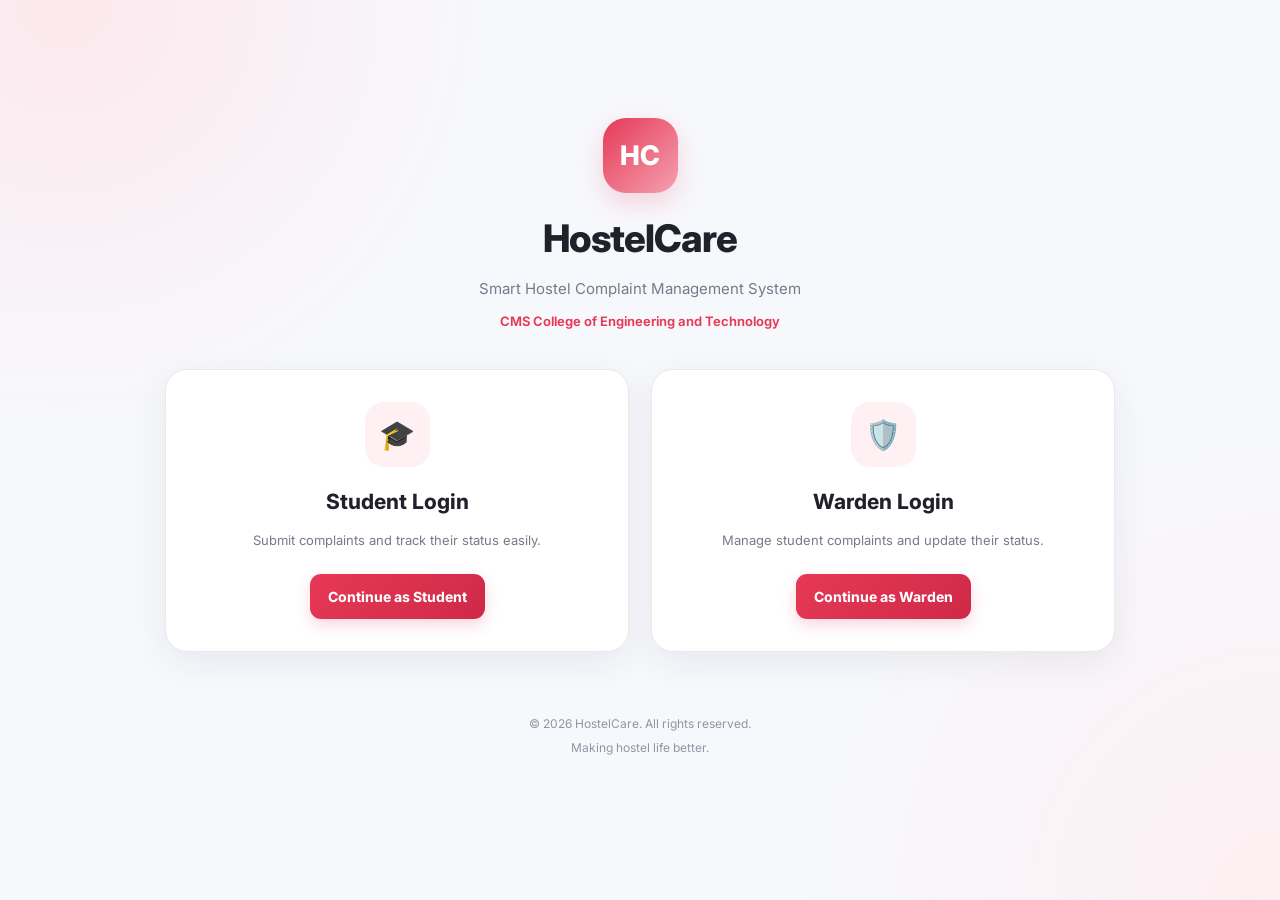
<file: index.html>
<!DOCTYPE html>
<html lang="en">
<head>
  <meta charset="UTF-8">
  <meta name="viewport" content="width=device-width, initial-scale=1.0">
  <meta name="theme-color" content="#F7F8FC">

  <title>HostelCare | Login</title>

  <link rel="preconnect" href="https://fonts.googleapis.com">
  <link rel="preconnect" href="https://fonts.gstatic.com" crossorigin>
  <link href="https://fonts.googleapis.com/css2?family=Inter:wght@400;500;600;700;800&display=swap" rel="stylesheet">

  <link rel="stylesheet" href="style.css">
  <script src="script.js" defer></script>
</head>

<body class="login-page">

  <main class="login-container">

    <header class="login-header">
      <div class="login-logo">HC</div>

      <h1>HostelCare</h1>

      <p class="login-tagline">
        Smart Hostel Complaint Management System
      </p>

      <p class="college-name">
        CMS College of Engineering and Technology
      </p>
    </header>

    <section class="login-content">

      <div class="login-card">
        <div class="login-icon">🎓</div>

        <h2>Student Login</h2>

        <p>
          Submit complaints and track their status easily.
        </p>

        <button type="button" id="studentLoginBtn">
          Continue as Student
        </button>
      </div>

      <div class="login-card">
        <div class="login-icon">🛡️</div>

        <h2>Warden Login</h2>

        <p>
          Manage student complaints and update their status.
        </p>

        <div id="wardenLoginArea" hidden>
          <label for="wardenPassword">
            Warden Password
          </label>

          <input
            type="password"
            id="wardenPassword"
            placeholder="Enter warden password"
            autocomplete="current-password"
          >

          <p id="loginError" class="login-error" role="alert"></p>

          <button type="button" id="wardenLoginBtn">
            Login as Warden
          </button>
        </div>

        <button type="button" id="showWardenLoginBtn">
          Continue as Warden
        </button>
      </div>

    </section>

    <footer class="login-footer">
      <p>© 2026 HostelCare. All rights reserved.</p>
      <p>Making hostel life better.</p>
    </footer>

  </main>

</body>
</html>
</file>
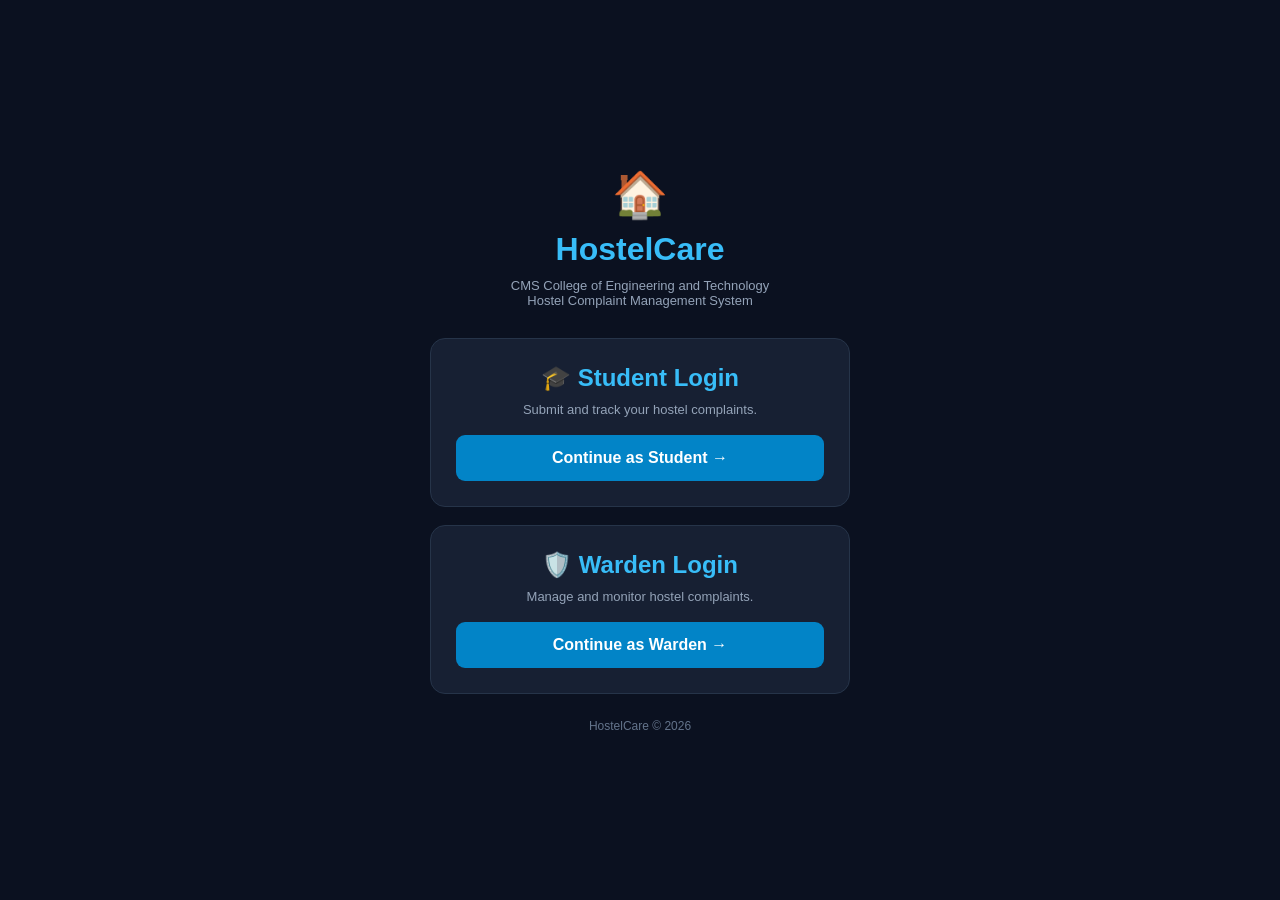
<file: login.html>
<!DOCTYPE html>
<html lang="en">
<head>
  <meta charset="UTF-8">
  <meta name="viewport" content="width=device-width, initial-scale=1.0">
  <title>HostelCare Login</title>

  <style>
    * {
      margin: 0;
      padding: 0;
      box-sizing: border-box;
    }

    body {
      background: #0b1120;
      color: white;
      font-family: Arial, sans-serif;
      min-height: 100vh;
      display: flex;
      justify-content: center;
      align-items: center;
      padding: 20px;
    }

    .container {
      width: 100%;
      max-width: 420px;
      text-align: center;
    }

    .logo {
      font-size: 45px;
      margin-bottom: 10px;
    }

    h1 {
      color: #38bdf8;
      margin-bottom: 10px;
    }

    .subtitle {
      color: #94a3b8;
      font-size: 13px;
      margin-bottom: 30px;
    }

    .card {
      background: #172033;
      border: 1px solid #263449;
      border-radius: 15px;
      padding: 25px;
      margin-bottom: 18px;
    }

    .card h2 {
      margin-bottom: 10px;
      color: #38bdf8;
    }

    .card p {
      color: #94a3b8;
      font-size: 13px;
      margin-bottom: 18px;
    }

    button {
      width: 100%;
      padding: 14px;
      border: none;
      border-radius: 9px;
      background: #0284c7;
      color: white;
      font-size: 16px;
      font-weight: bold;
      cursor: pointer;
    }

    input {
      width: 100%;
      padding: 14px;
      margin-bottom: 15px;
      background: #0f172a;
      color: white;
      border: 1px solid #334155;
      border-radius: 9px;
      font-size: 15px;
    }

    #wardenBox {
      display: none;
      margin-top: 15px;
    }

    #message {
      color: #f87171;
      font-size: 13px;
      margin-top: 12px;
    }

    footer {
      color: #64748b;
      font-size: 12px;
      margin-top: 25px;
    }
  </style>
</head>

<body>

<div class="container">

  <div class="logo">🏠</div>
  <h1>HostelCare</h1>

  <p class="subtitle">
    CMS College of Engineering and Technology<br>
    Hostel Complaint Management System
  </p>

  <div class="card">
    <h2>🎓 Student Login</h2>
    <p>Submit and track your hostel complaints.</p>
    <button onclick="studentLogin()">
      Continue as Student →
    </button>
  </div>

  <div class="card">
    <h2>🛡️ Warden Login</h2>
    <p>Manage and monitor hostel complaints.</p>

    <button onclick="showWardenLogin()">
      Continue as Warden →
    </button>

    <div id="wardenBox">
      <input
        type="password"
        id="wardenPassword"
        placeholder="Enter Warden Password"
      >

      <button onclick="wardenLogin()">
        Login →
      </button>

      <p id="message"></p>
    </div>
  </div>

  <footer>
    HostelCare © 2026
  </footer>

</div>

<script>
  function studentLogin() {
    window.location.href = "index.html";
  }

  function showWardenLogin() {
    document.getElementById("wardenBox").style.display = "block";
  }

  function wardenLogin() {
    const password =
      document.getElementById("wardenPassword").value;

    if (password === "Hostel@123") {
      window.location.href = "warden.html";
    } else {
      document.getElementById("message").textContent =
        "Incorrect password. Try again!";
    }
  }
</script>

</body>
</html>
</file>
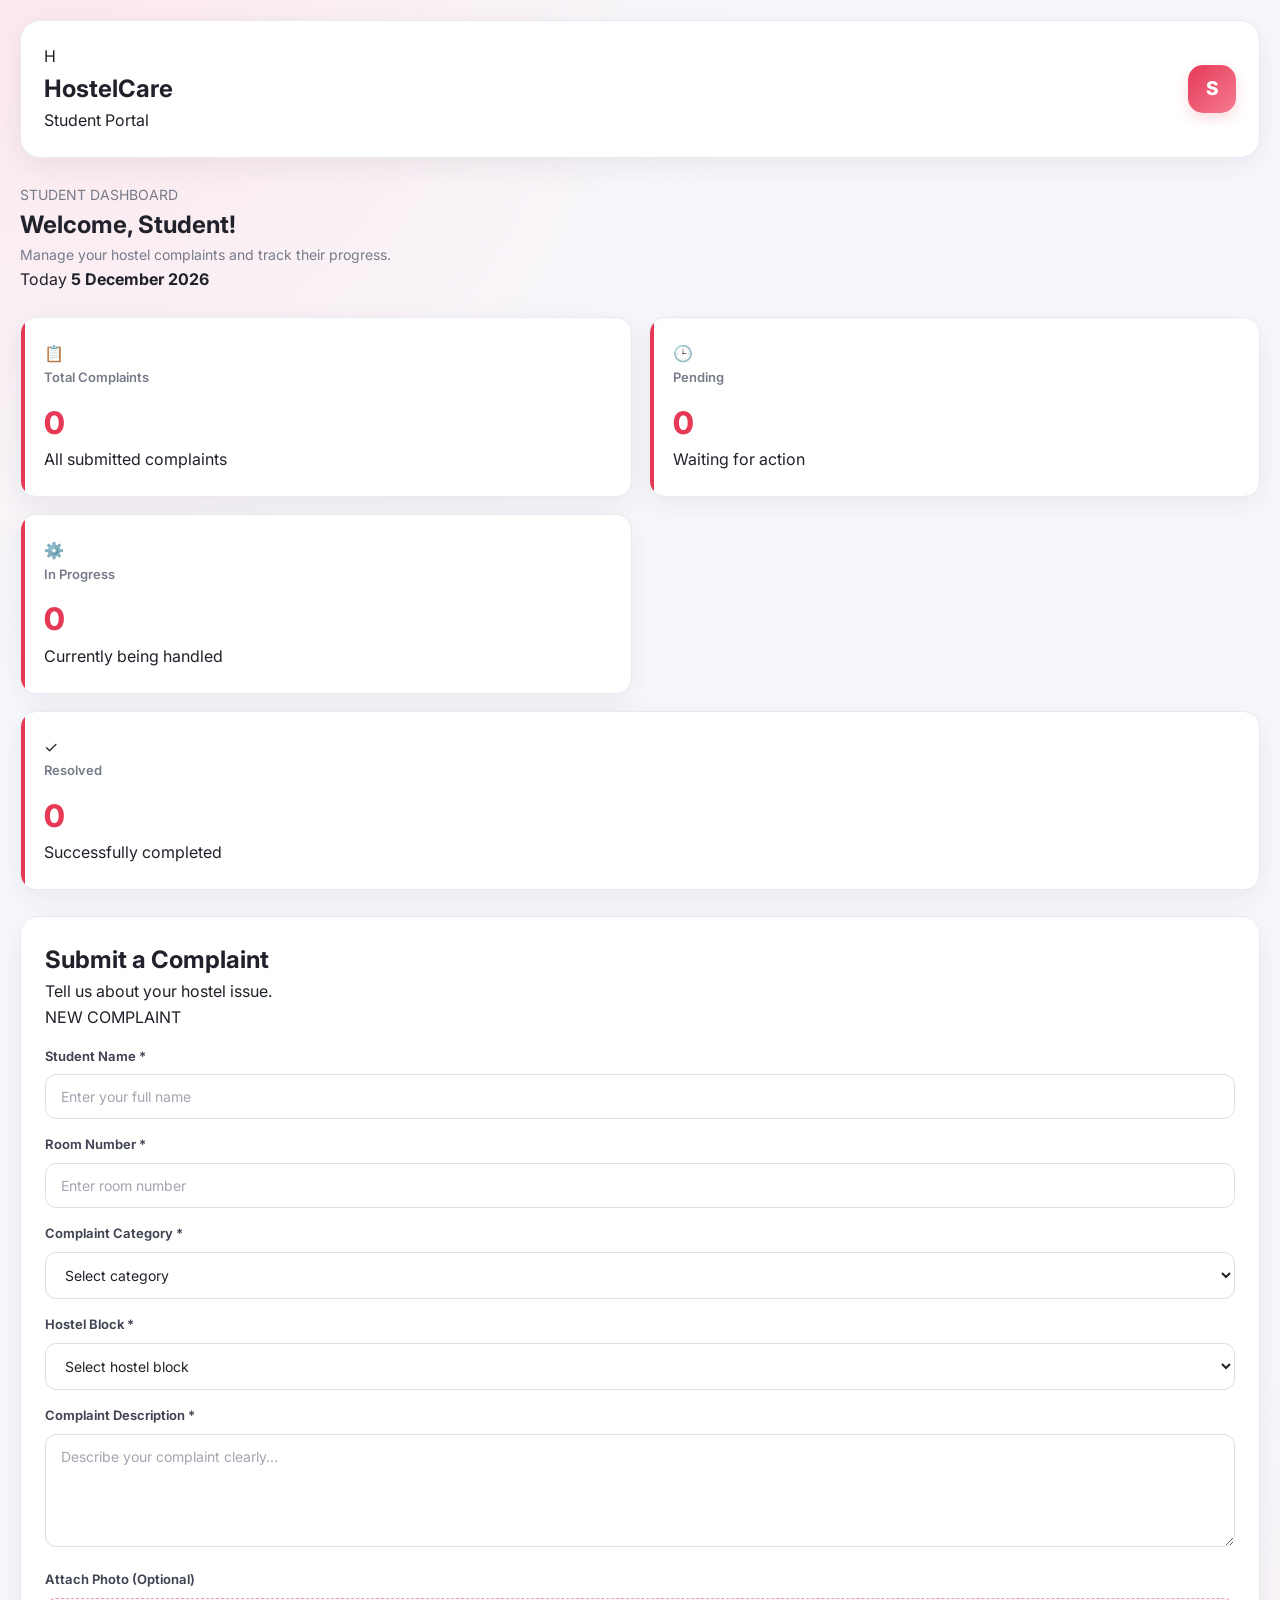
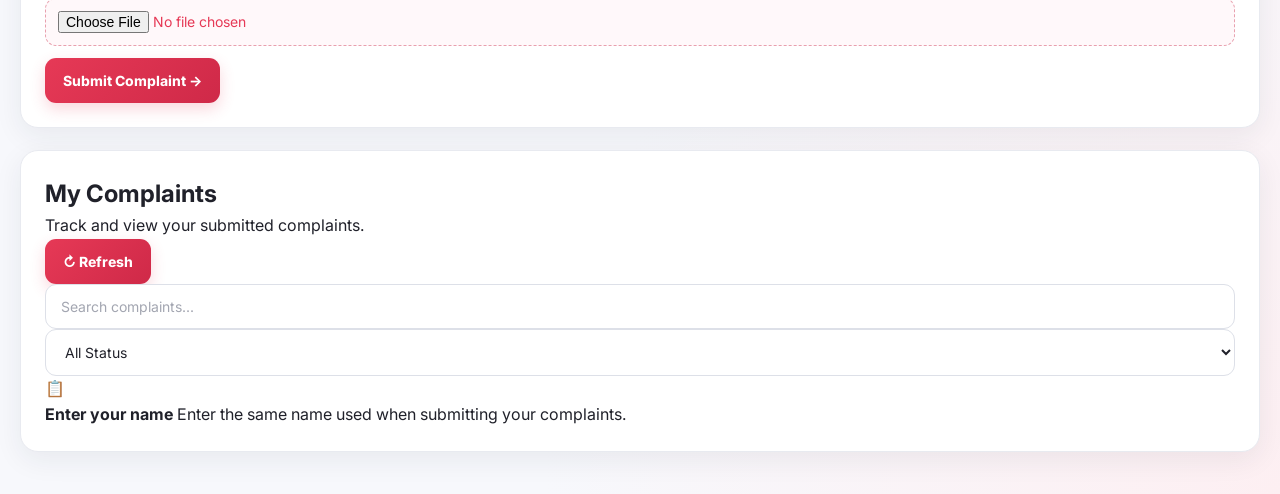
<file: student.html>
<!DOCTYPE html>
<html lang="en">
<head>
  <meta charset="UTF-8">
  <meta name="viewport" content="width=device-width, initial-scale=1.0">
  <meta name="theme-color" content="#F7F8FC">

  <title>HostelCare | Student Dashboard</title>

  <link rel="preconnect" href="https://fonts.googleapis.com">
  <link rel="preconnect" href="https://fonts.gstatic.com" crossorigin>
  <link href="https://fonts.googleapis.com/css2?family=Inter:wght@400;500;600;700;800&display=swap" rel="stylesheet">

  <link rel="stylesheet" href="style.css">

  <script src="script.js" defer></script>
</head>

<body>

  <!-- HEADER -->
  <header class="header">
    <div class="brand">
      <div class="brand-logo">H</div>
      <div>
        <h2>HostelCare</h2>
        <span>Student Portal</span>
      </div>
    </div>

    <div class="profile" id="profileLetter">S</div>
  </header>

  <main class="container">

    <!-- WELCOME -->
    <section class="welcome">
      <div>
        <p class="welcome-label">STUDENT DASHBOARD</p>
        <h1>Welcome, <span id="welcomeName">Student</span>!</h1>
        <p>Manage your hostel complaints and track their progress.</p>
      </div>

      <div class="date-box">
        <span>Today</span>
        <strong id="todayDate"></strong>
      </div>
    </section>

    <!-- DASHBOARD STATS -->
    <section class="dashboard">

      <div class="stat-card">
        <div class="stat-icon">📋</div>
        <p>Total Complaints</p>
        <h2 id="total">0</h2>
        <span>All submitted complaints</span>
      </div>

      <div class="stat-card">
        <div class="stat-icon">🕒</div>
        <p>Pending</p>
        <h2 id="pending">0</h2>
        <span>Waiting for action</span>
      </div>

      <div class="stat-card">
        <div class="stat-icon">⚙️</div>
        <p>In Progress</p>
        <h2 id="inProgress">0</h2>
        <span>Currently being handled</span>
      </div>

      <div class="stat-card">
        <div class="stat-icon">✓</div>
        <p>Resolved</p>
        <h2 id="resolved">0</h2>
        <span>Successfully completed</span>
      </div>

    </section>

    <!-- COMPLAINT FORM -->
    <section class="panel">

      <div class="panel-header">
        <div>
          <h2>Submit a Complaint</h2>
          <p>Tell us about your hostel issue.</p>
        </div>

        <span class="panel-badge">NEW COMPLAINT</span>
      </div>

      <form id="complaintForm">

        <div class="form-grid">

          <div class="form-group">
            <label for="student">Student Name *</label>
            <input
              type="text"
              id="student"
              placeholder="Enter your full name"
              required
            >
          </div>

          <div class="form-group">
            <label for="room">Room Number *</label>
            <input
              type="text"
              id="room"
              placeholder="Enter room number"
              required
            >
          </div>

          <div class="form-group">
            <label for="category">Complaint Category *</label>
            <select id="category" required>
              <option value="">Select category</option>
              <option value="Water Problem">Water Problem</option>
              <option value="Electrical Problem">Electrical Problem</option>
              <option value="Food Problem">Food Problem</option>
              <option value="Cleaning Problem">Cleaning Problem</option>
              <option value="Room Maintenance">Room Maintenance</option>
              <option value="Internet Problem">Internet Problem</option>
              <option value="Other">Other</option>
            </select>
          </div>

          <div class="form-group">
            <label for="hostel">Hostel Block *</label>
            <select id="hostel" required>
              <option value="">Select hostel block</option>
              <option value="A Block">A Block</option>
              <option value="B Block">B Block</option>
              <option value="C Block">C Block</option>
              <option value="D Block">D Block</option>
              <option value="Other">Other</option>
            </select>
          </div>

          <div class="form-group full-width">
            <label for="description">Complaint Description *</label>
            <textarea
              id="description"
              rows="5"
              placeholder="Describe your complaint clearly..."
              required
            ></textarea>
          </div>

          <div class="form-group full-width">
            <label for="galleryPhoto">Attach Photo (Optional)</label>

            <input
              type="file"
              id="galleryPhoto"
              accept="image/*"
            >

            <div id="photoPreview"></div>
          </div>

        </div>

        <div class="form-actions">
          <button type="submit" id="submitBtn">
            Submit Complaint →
          </button>
        </div>

      </form>

    </section>

    <!-- MY COMPLAINTS -->
    <section class="panel" id="myComplaints">

      <div class="panel-header">
        <div>
          <h2>My Complaints</h2>
          <p>Track and view your submitted complaints.</p>
        </div>

        <button
          type="button"
          class="refresh-btn"
          onclick="refreshDashboard()"
        >
          ↻ Refresh
        </button>
      </div>

      <!-- SEARCH AND FILTER -->
      <div class="filter-row">

        <input
          type="search"
          id="searchInput"
          placeholder="Search complaints..."
        >

        <select id="statusFilter">
          <option value="All">All Status</option>
          <option value="Pending">Pending</option>
          <option value="In Progress">In Progress</option>
          <option value="Resolved">Resolved</option>
        </select>

      </div>

      <!-- COMPLAINT LIST -->
      <div id="complaintList">

        <div class="empty-state">
          <div class="empty-icon">📋</div>
          <strong>No complaints yet</strong>
          Your submitted complaints will appear here.
        </div>

      </div>

    </section>

  </main>

  <!-- DETAILS MODAL -->
  <div
    class="modal-overlay"
    id="detailsModal"
    onclick="closeModalOutside(event)"
  >

    <div class="modal-box">

      <div class="modal-header">
        <h2>Complaint Details</h2>

        <button
          type="button"
          class="modal-close"
          onclick="closeModal()"
        >
          ×
        </button>
      </div>

      <div id="modalContent"></div>

    </div>

  </div>

  <!-- TOAST MESSAGE -->
  <div id="toast" class="toast"></div>

</body>
</html>
</file>
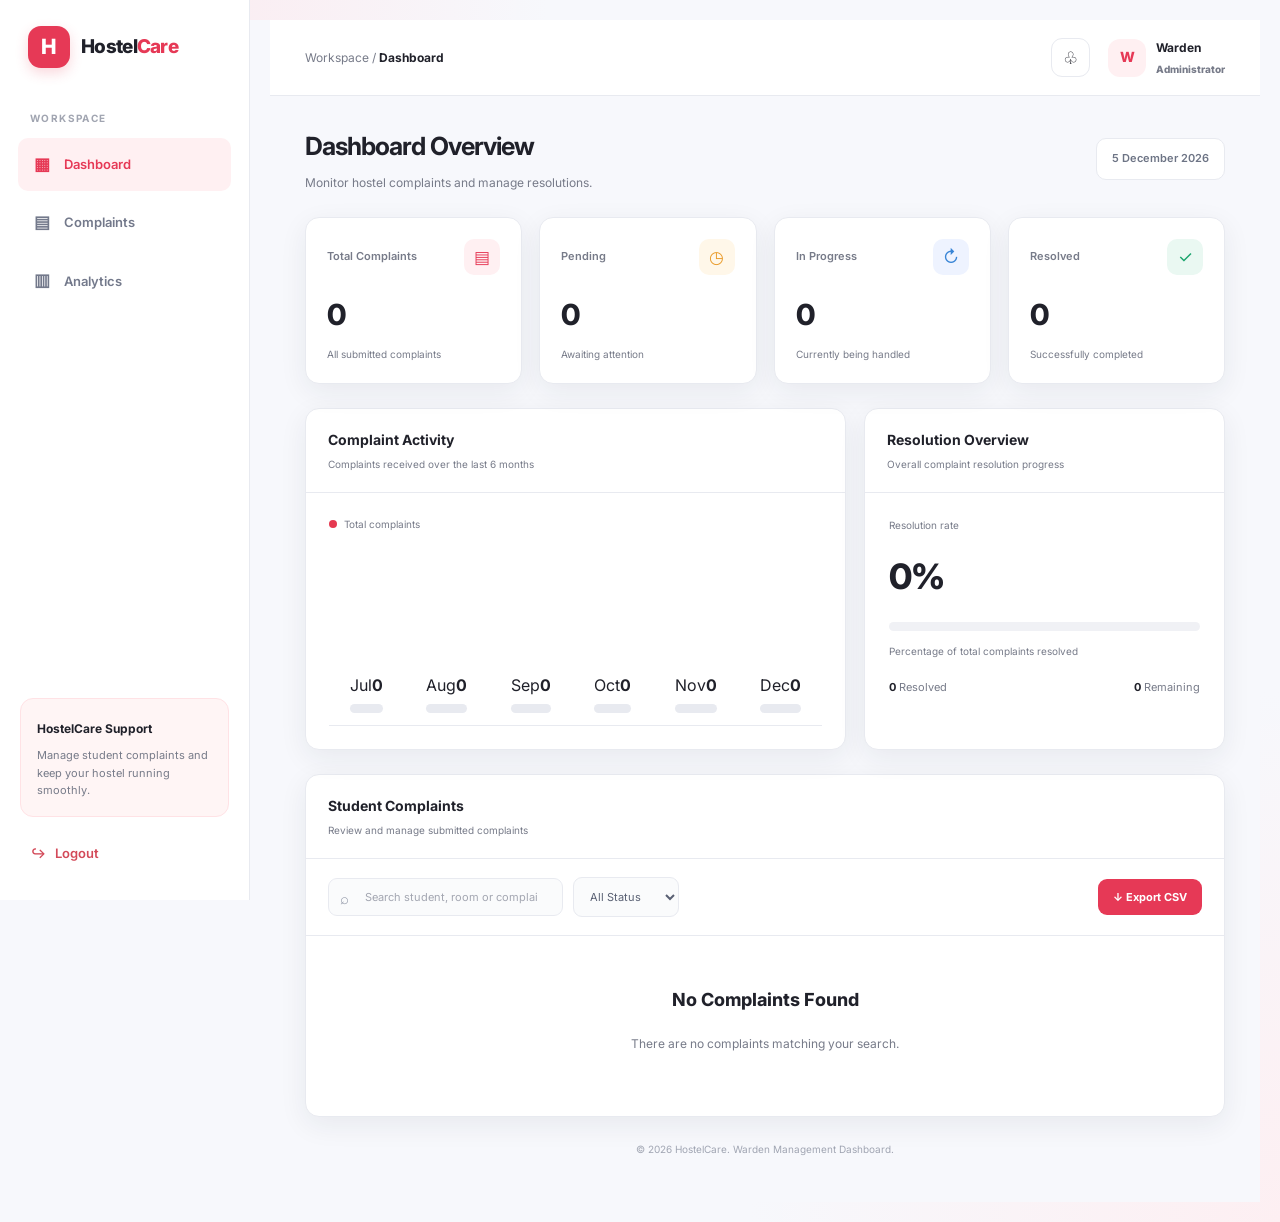
<file: warden.html>
<!DOCTYPE html>
<html lang="en">
<head>
  <meta charset="UTF-8">
  <meta name="viewport" content="width=device-width, initial-scale=1.0">
  <meta name="theme-color" content="#f7f8fc">
  <title>HostelCare | Warden Dashboard</title>

  <link rel="preconnect" href="https://fonts.googleapis.com">
  <link rel="preconnect" href="https://fonts.gstatic.com" crossorigin>
  <link href="https://fonts.googleapis.com/css2?family=Inter:wght@400;500;600;700;800&display=swap" rel="stylesheet">

  <link rel="stylesheet" href="style.css">
  <script src="script.js" defer></script>
</head>

<body>

<div class="layout">

  <!-- SIDEBAR -->
  <aside class="sidebar" id="sidebar">

    <div class="brand">
      <div class="brand-icon">H</div>
      <div class="brand-name">Hostel<span>Care</span></div>
    </div>

    <div class="nav-label">WORKSPACE</div>

    <a href="#dashboard" class="nav-link active" data-section="dashboard">
      <span class="nav-icon">▦</span> Dashboard
    </a>

    <a href="#complaints" class="nav-link" data-section="complaints">
      <span class="nav-icon">▤</span> Complaints
    </a>

    <a href="#analytics" class="nav-link" data-section="analytics">
      <span class="nav-icon">▥</span> Analytics
    </a>

    <div class="sidebar-bottom">
      <div class="help-card">
        <strong>HostelCare Support</strong>
        <p>Manage student complaints and keep your hostel running smoothly.</p>
      </div>

      <button class="logout-btn" onclick="logout()">
        ↪ &nbsp; Logout
      </button>
    </div>

  </aside>

  <div class="mobile-overlay" id="mobileOverlay" onclick="toggleSidebar()"></div>

  <!-- MAIN -->
  <main class="main">

    <header class="topbar">

      <div class="top-left">
        <button class="menu-btn" onclick="toggleSidebar()">☰</button>
        <div class="breadcrumb">Workspace / <strong>Dashboard</strong></div>
      </div>

      <div class="top-right">

        <button class="notification" title="Pending complaints" onclick="showPending()">
          ♧
          <span class="notification-count" id="notificationCount">0</span>
        </button>

        <div class="profile">
          <div class="avatar">W</div>
          <div class="profile-info">
            <strong>Warden</strong>
            <span>Administrator</span>
          </div>
        </div>

      </div>

    </header>

    <div class="content" id="dashboard">

      <!-- WELCOME -->
      <section class="welcome">
        <div>
          <h1>Dashboard Overview</h1>
          <p>Monitor hostel complaints and manage resolutions.</p>
        </div>
        <div class="today" id="todayDate">Today</div>
      </section>

      <!-- STATISTICS -->
      <section class="stats">

        <div class="stat-card">
          <div class="stat-top">
            <span class="stat-label">Total Complaints</span>
            <div class="stat-icon icon-red">▤</div>
          </div>
          <div class="stat-number" id="total">0</div>
          <div class="stat-note">All submitted complaints</div>
        </div>

        <div class="stat-card">
          <div class="stat-top">
            <span class="stat-label">Pending</span>
            <div class="stat-icon icon-orange">◷</div>
          </div>
          <div class="stat-number" id="pending">0</div>
          <div class="stat-note">Awaiting attention</div>
        </div>

        <div class="stat-card">
          <div class="stat-top">
            <span class="stat-label">In Progress</span>
            <div class="stat-icon icon-blue">↻</div>
          </div>
          <div class="stat-number" id="inProgress">0</div>
          <div class="stat-note">Currently being handled</div>
        </div>

        <div class="stat-card">
          <div class="stat-top">
            <span class="stat-label">Resolved</span>
            <div class="stat-icon icon-green">✓</div>
          </div>
          <div class="stat-number" id="resolved">0</div>
          <div class="stat-note">Successfully completed</div>
        </div>

      </section>

      <!-- ANALYTICS -->
      <section class="analytics" id="analytics">

        <div class="panel">
          <div class="panel-header">
            <div>
              <div class="panel-title">Complaint Activity</div>
              <div class="panel-subtitle">Complaints received over the last 6 months</div>
            </div>
          </div>

          <div class="chart-area">

            <div class="chart-summary">
              <div class="chart-key">
                <span class="key-dot" style="background:#e53950"></span>
                Total complaints
              </div>
            </div>

            <div class="chart" id="monthlyChart"></div>

          </div>
        </div>

        <div class="panel">
          <div class="panel-header">
            <div>
              <div class="panel-title">Resolution Overview</div>
              <div class="panel-subtitle">Overall complaint resolution progress</div>
            </div>
          </div>

          <div class="resolution-box">

            <div class="resolution-caption">Resolution rate</div>
            <div class="resolution-number" id="resolutionRate">0%</div>

            <div class="progress-track">
              <div class="progress-fill" id="resolutionProgress"></div>
            </div>

            <div class="resolution-caption">Percentage of total complaints resolved</div>

            <div class="resolution-details">
              <div>
                <strong id="resolvedSmall">0</strong>
                <span> Resolved</span>
              </div>
              <div>
                <strong id="remainingSmall">0</strong>
                <span> Remaining</span>
              </div>
            </div>

          </div>
        </div>

      </section>

      <!-- COMPLAINTS -->
      <section class="panel complaints-panel" id="complaints">

        <div class="panel-header">
          <div>
            <div class="panel-title">Student Complaints</div>
            <div class="panel-subtitle">Review and manage submitted complaints</div>
          </div>
        </div>

        <div class="toolbar">

          <div class="toolbar-left">

            <div class="search-box">
              <span class="search-symbol">⌕</span>
              <input
                type="search"
                id="searchInput"
                placeholder="Search student, room or complaint..."
                oninput="renderComplaints()"
              >
            </div>

            <select class="filter-select" id="statusFilter" onchange="renderComplaints()">
              <option value="All">All Status</option>
              <option value="Pending">Pending</option>
              <option value="In Progress">In Progress</option>
              <option value="Resolved">Resolved</option>
            </select>

          </div>

          <button class="export-btn" onclick="exportCSV()">↓ Export CSV</button>

        </div>

        <div class="complaint-list" id="complaintList"></div>

      </section>

      <div class="footer">
        © 2026 HostelCare. Warden Management Dashboard.
      </div>

    </div>

  </main>

</div>

<!-- COMPLAINT DETAILS MODAL -->
<div class="modal-overlay" id="detailsModal" onclick="closeModalOutside(event)">
  <div class="modal">

    <div class="modal-header">
      <h2>Complaint Details</h2>
      <button class="close-btn" onclick="closeModal()">×</button>
    </div>

    <div id="modalContent"></div>

  </div>
</div>

</body>
</html>
</file>
<file: style.css>
/* =========================================
   HOSTELCARE - PREMIUM WHITE DESIGN
   White + Royal Red + Soft Rose
========================================= */

:root {
  --primary: #E63956;
  --primary-dark: #C92343;
  --rose: #F4A1B0;
  --background: #F7F8FC;
  --surface: #FFFFFF;
  --text: #20212A;
  --muted: #777B89;
  --border: #E8EAF0;
  --success: #16A36A;
  --warning: #E99A28;
  --info: #3985D6;
  --shadow: 0 8px 28px rgba(31, 41, 55, 0.07);
  --radius: 16px;
}

/* RESET */

* {
  margin: 0;
  padding: 0;
  box-sizing: border-box;
}

html {
  scroll-behavior: smooth;
}

body {
  min-height: 100vh;
  padding: 20px;
  background:
    radial-gradient(circle at 5% 0%, #FCE8ED 0%, transparent 28%),
    radial-gradient(circle at 100% 100%, #FDEFF2 0%, transparent 30%),
    var(--background);
  color: var(--text);
  font-family: "Inter", "Segoe UI", Arial, sans-serif;
  line-height: 1.6;
}

/* =========================================
   STUDENT DASHBOARD
========================================= */

.header {
  display: flex;
  justify-content: space-between;
  align-items: center;
  gap: 18px;
  padding: 23px;
  margin-bottom: 26px;
  background: var(--surface);
  border: 1px solid var(--border);
  border-radius: 20px;
  box-shadow: var(--shadow);
}

.header h1 {
  color: var(--primary);
  font-size: 27px;
  font-weight: 800;
  letter-spacing: -0.7px;
  margin-bottom: 6px;
}

.header h3 {
  color: var(--text);
  font-size: 15px;
  font-weight: 700;
  margin-bottom: 5px;
}

.header p {
  color: var(--muted);
  font-size: 13px;
}

.profile {
  width: 48px;
  height: 48px;
  flex-shrink: 0;
  display: flex;
  align-items: center;
  justify-content: center;
  border-radius: 15px;
  background: linear-gradient(135deg, var(--primary), #F47C91);
  color: #FFFFFF;
  font-size: 19px;
  font-weight: 800;
  box-shadow: 0 5px 14px #E6395630;
}

.welcome {
  margin-bottom: 25px;
}

.welcome h2 {
  color: var(--text);
  font-size: 25px;
  font-weight: 800;
  letter-spacing: -0.5px;
  margin-bottom: 6px;
}

.welcome p {
  color: var(--muted);
  font-size: 14px;
}

.dashboard {
  display: grid;
  grid-template-columns: repeat(2, minmax(0, 1fr));
  gap: 17px;
  margin-bottom: 26px;
}

.stat-card {
  position: relative;
  overflow: hidden;
  padding: 23px;
  background: var(--surface);
  border: 1px solid var(--border);
  border-radius: var(--radius);
  box-shadow: var(--shadow);
  transition: transform 0.25s ease, box-shadow 0.25s ease;
}

.stat-card::after {
  content: "";
  position: absolute;
  top: 0;
  left: 0;
  width: 4px;
  height: 100%;
  background: var(--primary);
}

.stat-card:hover {
  transform: translateY(-5px);
  border-color: #F2B6C1;
  box-shadow: 0 13px 32px rgba(31, 41, 55, 0.10);
}

.stat-card:last-child {
  grid-column: span 2;
}

.stat-card p {
  color: var(--muted);
  font-size: 13px;
  font-weight: 600;
}

.stat-card h2 {
  color: var(--primary);
  font-size: 31px;
  font-weight: 800;
  margin-top: 10px;
}

/* STUDENT PANELS */

.panel {
  padding: 24px;
  margin-bottom: 22px;
  background: var(--surface);
  border: 1px solid var(--border);
  border-radius: 18px;
  box-shadow: var(--shadow);
}

.panel h3 {
  color: var(--text);
  font-size: 18px;
  font-weight: 750;
  margin-bottom: 19px;
}

/* STUDENT FORMS */

label {
  display: block;
  margin: 15px 0 8px;
  color: #414452;
  font-size: 13px;
  font-weight: 650;
}

input,
select,
textarea {
  width: 100%;
  padding: 13px 15px;
  background: #FFFFFF;
  color: var(--text);
  border: 1px solid #DDE0E8;
  border-radius: 11px;
  font-family: inherit;
  font-size: 14px;
  transition: border-color 0.2s ease, box-shadow 0.2s ease;
}

input::placeholder,
textarea::placeholder {
  color: #A3A6B1;
}

input:focus,
select:focus,
textarea:focus {
  outline: none;
  border-color: var(--primary);
  box-shadow: 0 0 0 3px rgba(230, 57, 86, 0.10);
}

textarea {
  min-height: 110px;
  resize: vertical;
}

select {
  cursor: pointer;
}

input[type="file"] {
  padding: 12px;
  margin-bottom: 12px;
  background: #FFF8FA;
  color: var(--primary);
  border: 1px dashed #E8A0AE;
  cursor: pointer;
}

/* STUDENT BUTTONS */

button {
  font-family: inherit;
  cursor: pointer;
}

body:not(:has(.layout)) button {
  padding: 14px 18px;
  background: linear-gradient(135deg, #E63956, #CF2948);
  color: #FFFFFF;
  border: none;
  border-radius: 11px;
  font-size: 14px;
  font-weight: 750;
  box-shadow: 0 6px 15px rgba(230, 57, 86, 0.20);
  transition: transform 0.2s ease, box-shadow 0.2s ease;
}

body:not(:has(.layout)) button:hover {
  transform: translateY(-2px);
  box-shadow: 0 9px 21px rgba(230, 57, 86, 0.27);
}

body:not(:has(.layout)) button:disabled {
  opacity: 0.6;
  cursor: not-allowed;
  transform: none;
}

/* STUDENT COMPLAINT CARDS */

.complaint {
  padding: 19px;
  margin-bottom: 16px;
  overflow-wrap: anywhere;
  background: #FFFFFF;
  border: 1px solid var(--border);
  border-radius: 15px;
  box-shadow: 0 5px 18px rgba(31, 41, 55, 0.05);
  transition: transform 0.2s ease, border-color 0.2s ease;
}

.complaint:hover {
  transform: translateY(-3px);
  border-color: #E9A3B0;
}

.complaint h3 {
  color: var(--primary);
  font-size: 16px;
  font-weight: 750;
  margin-bottom: 12px;
}

.complaint p {
  color: #555967;
  font-size: 13px;
  margin-bottom: 8px;
  line-height: 1.6;
}

#photoPreview img {
  width: 100%;
  max-height: 250px;
  object-fit: contain;
  margin-top: 12px;
  background: #FFF8FA;
  border: 1px solid #F0C2CB;
  border-radius: 12px;
}

/* FOOTER AND LINKS */

footer {
  padding: 22px;
  color: #9296A2;
  font-size: 12px;
  text-align: center;
}

a {
  color: var(--primary);
  text-decoration: none;
}

a:hover {
  color: var(--primary-dark);
}

/* =========================================
   PREMIUM LOGIN PAGE
========================================= */

.login-page {
  min-height: 100vh;
  display: flex;
  align-items: center;
  justify-content: center;
  padding: 25px;
}

.login-container {
  width: 100%;
  max-width: 950px;
  margin: auto;
}

.login-header {
  text-align: center;
  margin-bottom: 38px;
}

.login-logo {
  width: 75px;
  height: 75px;
  margin: 0 auto 15px;
  display: flex;
  align-items: center;
  justify-content: center;
  background: linear-gradient(135deg, #E63956, #F4A1B0);
  color: #FFFFFF;
  border-radius: 23px;
  font-size: 27px;
  font-weight: 800;
  box-shadow: 0 10px 25px #E6395630;
}

.login-header h1 {
  font-size: 38px;
  font-weight: 800;
  color: #20212A;
  letter-spacing: -1px;
  margin-bottom: 8px;
}

.login-tagline {
  color: #777B89;
  font-size: 15px;
}

.college-name {
  margin-top: 10px;
  color: #E63956;
  font-size: 13px;
  font-weight: 650;
}

.login-content {
  display: grid;
  grid-template-columns: repeat(2, minmax(0, 1fr));
  gap: 22px;
}

.login-card {
  padding: 32px 25px;
  background: #FFFFFF;
  border: 1px solid #E8EAF0;
  border-radius: 22px;
  text-align: center;
  box-shadow: 0 10px 35px rgba(31, 41, 55, 0.07);
  transition: transform 0.25s ease, box-shadow 0.25s ease;
}

.login-card:hover {
  transform: translateY(-6px);
  box-shadow: 0 17px 40px rgba(31, 41, 55, 0.11);
}

.login-icon {
  width: 65px;
  height: 65px;
  margin: 0 auto 18px;
  display: flex;
  align-items: center;
  justify-content: center;
  background: #FFF0F3;
  border-radius: 19px;
  font-size: 29px;
}

.login-card h2 {
  color: #20212A;
  font-size: 21px;
  font-weight: 750;
  margin-bottom: 10px;
}

.login-card p {
  color: #777B89;
  font-size: 13px;
  line-height: 1.7;
}

.login-card button {
  margin-top: 23px;
}

.login-card input {
  margin-top: 5px;
  text-align: left;
}

.login-card label {
  text-align: left;
}

.login-error {
  color: #D62845 !important;
  font-size: 12px !important;
  margin-top: 8px;
}

.login-footer {
  margin-top: 38px;
  text-align: center;
  color: #9296A2;
  font-size: 12px;
  line-height: 2;
}

/* =========================================
   WARDEN DASHBOARD
========================================= */

.layout {
  display: flex;
  min-height: 100vh;
  background: var(--background);
}

.layout .sidebar {
  width: 250px;
  background: #FFFFFF;
  border-right: 1px solid var(--border);
  padding: 26px 18px;
  display: flex;
  flex-direction: column;
  position: fixed;
  inset: 0 auto 0 0;
  z-index: 20;
  transition: transform .3s ease;
}

.layout .brand {
  display: flex;
  align-items: center;
  gap: 11px;
  padding: 0 10px 34px;
}

.layout .brand-icon {
  width: 42px;
  height: 42px;
  background: var(--primary);
  border-radius: 13px;
  display: grid;
  place-items: center;
  color: white;
  font-size: 21px;
  font-weight: 800;
  box-shadow: 0 5px 13px #e5395033;
}

.layout .brand-name {
  font-size: 19px;
  font-weight: 800;
  letter-spacing: -.7px;
}

.layout .brand-name span {
  color: var(--primary);
}

.layout .nav-label {
  color: #a1a5b1;
  font-size: 10px;
  font-weight: 700;
  letter-spacing: 1.4px;
  padding: 0 12px;
  margin: 8px 0 12px;
}

.layout .nav-link {
  display: flex;
  align-items: center;
  gap: 13px;
  padding: 13px 14px;
  border-radius: 10px;
  color: #73798b;
  font-size: 13px;
  font-weight: 600;
  text-decoration: none;
  margin-bottom: 5px;
  transition: .2s;
}

.layout .nav-link:hover,
.layout .nav-link.active {
  background: #fff0f2;
  color: var(--primary);
}

.layout .nav-icon {
  width: 19px;
  text-align: center;
  font-size: 17px;
}

.layout .sidebar-bottom {
  margin-top: auto;
}

.layout .help-card {
  background: #fff5f5;
  border: 1px solid #ffe2e5;
  padding: 16px;
  border-radius: 13px;
  margin: 15px 2px;
}

.layout .help-card strong {
  font-size: 12px;
}

.layout .help-card p {
  color: var(--muted);
  font-size: 11px;
  line-height: 1.6;
  margin-top: 7px;
}

.layout .logout-btn {
  width: 100%;
  border: 0;
  background: transparent;
  color: #d34a59;
  padding: 13px;
  margin: 0;
  text-align: left;
  border-radius: 10px;
  font-size: 13px;
  font-weight: 600;
  box-shadow: none;
}

.layout .logout-btn:hover {
  background: #fff0f2;
  transform: none;
  box-shadow: none;
}

.layout .main {
  margin-left: 250px;
  width: calc(100% - 250px);
  min-width: 0;
}

.layout .topbar {
  height: 76px;
  background: #fff;
  border-bottom: 1px solid var(--border);
  display: flex;
  align-items: center;
  justify-content: space-between;
  padding: 0 35px;
  position: sticky;
  top: 0;
  z-index: 10;
}

.layout .top-left {
  display: flex;
  align-items: center;
  gap: 15px;
}

.layout .menu-btn {
  display: none;
  background: none;
  border: 0;
  font-size: 23px;
  color: var(--text);
  padding: 0;
  margin: 0;
  box-shadow: none;
}

.layout .menu-btn:hover {
  transform: none;
  box-shadow: none;
}

.layout .breadcrumb {
  font-size: 12px;
  color: var(--muted);
}

.layout .breadcrumb strong {
  color: var(--text);
}

.layout .top-right {
  display: flex;
  align-items: center;
  gap: 18px;
}

.layout .notification {
  position: relative;
  border: 1px solid var(--border);
  background: white;
  color: var(--text);
  width: 39px;
  height: 39px;
  padding: 0;
  margin: 0;
  border-radius: 11px;
  font-size: 17px;
  box-shadow: none;
}

.layout .notification:hover {
  background: #fff0f2;
  color: var(--primary);
  transform: none;
  box-shadow: none;
}

.layout .notification-count {
  position: absolute;
  top: -5px;
  right: -5px;
  background: var(--primary);
  color: white;
  min-width: 17px;
  height: 17px;
  padding: 0 4px;
  display: grid;
  place-items: center;
  border-radius: 20px;
  font-size: 9px;
  font-weight: 700;
}

.layout .profile {
  display: flex;
  align-items: center;
  gap: 10px;
  width: auto;
  height: auto;
  background: transparent;
  color: var(--text);
  border-radius: 0;
  box-shadow: none;
  font-size: inherit;
}

.layout .avatar {
  width: 38px;
  height: 38px;
  background: #fff0f2;
  color: var(--primary);
  display: grid;
  place-items: center;
  border-radius: 12px;
  font-weight: 800;
  font-size: 14px;
}

.layout .profile-info strong {
  display: block;
  font-size: 12px;
}

.layout .profile-info span {
  display: block;
  font-size: 10px;
  color: var(--muted);
  margin-top: 3px;
}

.layout .content {
  padding: 30px 35px 45px;
  max-width: 1500px;
  margin: auto;
}

.layout .welcome {
  display: flex;
  justify-content: space-between;
  align-items: center;
  gap: 15px;
  margin-bottom: 25px;
}

.layout .welcome h1 {
  font-size: 25px;
  letter-spacing: -1px;
}

.layout .welcome p {
  color: var(--muted);
  font-size: 12px;
  margin-top: 7px;
}

.layout .today {
  border: 1px solid var(--border);
  background: white;
  padding: 11px 15px;
  border-radius: 10px;
  color: #6d7485;
  font-size: 11px;
  font-weight: 600;
}

/* WARDEN STATISTICS */

.layout .stats {
  display: grid;
  grid-template-columns: repeat(4, minmax(0, 1fr));
  gap: 17px;
  margin-bottom: 24px;
}

.layout .stat-card {
  background: white;
  border: 1px solid var(--border);
  border-radius: 14px;
  padding: 21px;
  box-shadow: var(--shadow);
  transition: transform .2s, box-shadow .2s;
}

.layout .stat-card::after {
  display: none;
}

.layout .stat-card:last-child {
  grid-column: auto;
}

.layout .stat-card:hover {
  transform: translateY(-3px);
  box-shadow: 0 9px 24px rgba(28,35,60,.08);
}

.layout .stat-top {
  display: flex;
  justify-content: space-between;
  align-items: center;
}

.layout .stat-label {
  color: var(--muted);
  font-size: 11px;
  font-weight: 600;
}

.layout .stat-icon {
  width: 36px;
  height: 36px;
  border-radius: 10px;
  display: grid;
  place-items: center;
  font-size: 17px;
}

.layout .icon-red { background: #fff0f2; color: var(--primary); }
.layout .icon-orange { background: #fff7e9; color: var(--warning); }
.layout .icon-blue { background: #eef3ff; color: var(--info); }
.layout .icon-green { background: #eaf8f2; color: var(--success); }

.layout .stat-number {
  font-size: 29px;
  font-weight: 800;
  margin-top: 17px;
  letter-spacing: -1px;
}

.layout .stat-note {
  color: var(--muted);
  font-size: 10px;
  margin-top: 7px;
}

/* WARDEN PANELS */

.layout .panel {
  background: white;
  border: 1px solid var(--border);
  border-radius: 14px;
  box-shadow: var(--shadow);
  min-width: 0;
  padding: 0;
  margin-bottom: 0;
}

.layout .panel-header {
  padding: 20px 22px;
  display: flex;
  justify-content: space-between;
  align-items: center;
  gap: 12px;
  border-bottom: 1px solid var(--border);
}

.layout .panel-title {
  font-size: 14px;
  font-weight: 700;
}

.layout .panel-subtitle {
  font-size: 10px;
  color: var(--muted);
  margin-top: 5px;
}

.layout .analytics {
  display: grid;
  grid-template-columns: 1.5fr 1fr;
  gap: 18px;
  margin-bottom: 24px;
}

/* CHART */

.layout .chart-area {
  padding: 23px;
}

.layout .chart-summary {
  display: flex;
  align-items: center;
  gap: 20px;
  margin-bottom: 24px;
  flex-wrap: wrap;
}

.layout .chart-key {
  display: flex;
  align-items: center;
  gap: 7px;
  font-size: 10px;
  color: var(--muted);
}

.layout .key-dot {
  width: 8px;
  height: 8px;
  border-radius: 50%;
}

.layout .chart {
  height: 170px;
  display: flex;
  align-items: flex-end;
  justify-content: space-around;
  gap: 12px;
  border-bottom: 1px solid var(--border);
  padding: 0 5px;
}

.layout .chart-column {
  flex: 1;
  display: flex;
  flex-direction: column;
  align-items: center;
  justify-content: flex-end;
  height: 100%;
  gap: 8px;
}

.layout .bar-track {
  width: min(35px,70%);
  height: 130px;
  display: flex;
  align-items: flex-end;
  border-radius: 6px 6px 0 0;
  background: #f3f4f8;
  overflow: hidden;
}

.layout .bar-fill {
  width: 100%;
  background: var(--primary);
  border-radius: 6px 6px 0 0;
  min-height: 3px;
  transition: height .4s;
}

.layout .bar-label {
  font-size: 10px;
  color: var(--muted);
}

/* RESOLUTION */

.layout .resolution-box {
  padding: 24px;
}

.layout .resolution-number {
  font-size: 35px;
  font-weight: 800;
  margin: 15px 0 7px;
  letter-spacing: -1px;
}

.layout .progress-track {
  height: 9px;
  background: #f0f1f5;
  border-radius: 20px;
  overflow: hidden;
  margin: 18px 0 12px;
}

.layout .progress-fill {
  height: 100%;
  width: 0%;
  background: var(--success);
  border-radius: 20px;
  transition: width .4s;
}

.layout .resolution-caption {
  font-size: 10px;
  color: var(--muted);
}

.layout .resolution-details {
  display: flex;
  justify-content: space-between;
  font-size: 11px;
  margin-top: 20px;
}

.layout .resolution-details span {
  color: var(--muted);
}

/* WARDEN COMPLAINTS */

.layout .complaints-panel {
  overflow: hidden;
}

.layout .toolbar {
  padding: 18px 22px;
  display: flex;
  align-items: center;
  justify-content: space-between;
  gap: 12px;
  flex-wrap: wrap;
  border-bottom: 1px solid var(--border);
}

.layout .toolbar-left {
  display: flex;
  align-items: center;
  gap: 10px;
  flex-wrap: wrap;
}

.layout .search-box {
  width: 235px;
  position: relative;
}

.layout .search-box input {
  width: 100%;
  padding: 11px 13px 11px 36px;
  border: 1px solid var(--border);
  outline: none;
  border-radius: 9px;
  font-size: 11px;
  background: #fafbfc;
}

.layout .search-box input:focus,
.layout .filter-select:focus {
  border-color: #f2a0aa;
  background: white;
  box-shadow: none;
}

.layout .search-symbol {
  position: absolute;
  left: 12px;
  top: 9px;
  color: #9298a8;
  font-size: 15px;
}

.layout .filter-select {
  width: auto;
  padding: 11px 12px;
  border: 1px solid var(--border);
  outline: none;
  border-radius: 9px;
  font-size: 11px;
  background: #fafbfc;
  color: #596073;
}

.layout .export-btn {
  padding: 11px 15px;
  margin: 0;
  background: var(--primary);
  color: white;
  border: 0;
  border-radius: 9px;
  font-size: 11px;
  font-weight: 700;
  box-shadow: none;
}

.layout .export-btn:hover {
  background: var(--primary-dark);
  transform: none;
  box-shadow: none;
}

.layout .complaint-list {
  padding: 5px 22px 18px;
}

.layout .complaint-item {
  display: flex;
  justify-content: space-between;
  gap: 18px;
  padding: 19px 0;
  border-bottom: 1px solid #f0f1f5;
  align-items: flex-start;
}

.layout .complaint-item:last-child {
  border-bottom: 0;
}

.layout .complaint-main {
  min-width: 0;
  flex: 1;
}

.layout .complaint-heading {
  display: flex;
  align-items: center;
  gap: 9px;
  flex-wrap: wrap;
}

.layout .complaint-heading h3 {
  font-size: 12px;
  font-weight: 700;
}

.layout .complaint-id {
  font-size: 10px;
  color: #a0a5b2;
}

.layout .complaint-description {
  font-size: 11px;
  color: #777e90;
  line-height: 1.6;
  margin: 9px 0;
  overflow-wrap: anywhere;
}

.layout .complaint-meta {
  display: flex;
  flex-wrap: wrap;
  gap: 13px;
  color: #9298a8;
  font-size: 10px;
}

.layout .complaint-actions {
  display: flex;
  flex-direction: column;
  align-items: flex-end;
  gap: 10px;
  min-width: 135px;
}

.layout .status-badge {
  display: inline-flex;
  align-items: center;
  gap: 5px;
  padding: 6px 9px;
  border-radius: 20px;
  font-size: 9px;
  font-weight: 700;
  white-space: nowrap;
}

.layout .status-pending { background: #fff5e7; color: #bd7914; }
.layout .status-progress { background: #edf2ff; color: #4778e8; }
.layout .status-resolved { background: #eaf8f1; color: #159b69; }

.layout .status-select {
  width: auto;
  padding: 8px 9px;
  border: 1px solid var(--border);
  background: #fff;
  border-radius: 8px;
  font-size: 10px;
  color: #62697a;
  max-width: 145px;
}

.layout .details-btn {
  border: 0;
  background: none;
  color: var(--primary);
  font-size: 10px;
  font-weight: 700;
  padding: 0;
  margin: 0;
  box-shadow: none;
}

.layout .details-btn:hover {
  color: var(--primary-dark);
  transform: none;
  box-shadow: none;
}

.layout .empty-state {
  padding: 45px 15px;
  text-align: center;
  color: var(--muted);
  font-size: 12px;
}

.layout .empty-state strong {
  display: block;
  color: var(--text);
  font-size: 14px;
  margin-bottom: 7px;
}

/* WARDEN MODAL */

.layout ~ .modal-overlay,
#detailsModal {
  position: fixed;
  inset: 0;
  background: rgba(20,25,40,.48);
  display: none;
  align-items: center;
  justify-content: center;
  padding: 18px;
  z-index: 100;
}

#detailsModal.show {
  display: flex;
}

#detailsModal .modal {
  background: white;
  width: 100%;
  max-width: 520px;
  max-height: 88vh;
  overflow: auto;
  border-radius: 16px;
  padding: 24px;
  box-shadow: 0 20px 70px #0002;
}

#detailsModal .modal-header {
  display: flex;
  justify-content: space-between;
  align-items: center;
  margin-bottom: 20px;
}

#detailsModal .modal-header h2 {
  font-size: 17px;
}

#detailsModal .close-btn {
  width: 32px;
  height: 32px;
  border: 0;
  background: #f3f4f7;
  border-radius: 9px;
  font-size: 18px;
  color: var(--text);
  padding: 0;
  margin: 0;
  box-shadow: none;
}

#detailsModal .detail-row {
  padding: 12px 0;
  border-bottom: 1px solid var(--border);
}

#detailsModal .detail-label {
  font-size: 10px;
  color: var(--muted);
  margin-bottom: 6px;
}

#detailsModal .detail-value {
  font-size: 12px;
  line-height: 1.6;
  overflow-wrap: anywhere;
}

#detailsModal .modal-photo {
  max-width: 100%;
  max-height: 220px;
  object-fit: contain;
  border-radius: 10px;
  margin-top: 10px;
  display: block;
}

.layout .mobile-overlay {
  display: none;
  position: fixed;
  inset: 0;
  background: #0006;
  z-index: 15;
}

.layout .mobile-overlay.show {
  display: block;
}

.layout .footer {
  text-align: center;
  color: #a0a5b2;
  font-size: 10px;
  padding: 24px 0 0;
}

/* =========================================
   RESPONSIVE
========================================= */

@media (max-width: 1100px) {
  .layout .stats {
    grid-template-columns: repeat(2,minmax(0,1fr));
  }

  .layout .analytics {
    grid-template-columns: 1fr;
  }
}

@media (max-width: 760px) {
  .layout .sidebar {
    transform: translateX(-100%);
  }

  .layout .sidebar.open {
    transform: translateX(0);
  }

  .layout .main {
    margin-left: 0;
    width: 100%;
  }

  .layout .menu-btn {
    display: block;
  }

  .layout .topbar {
    padding: 0 17px;
    height: 68px;
  }

  .layout .content {
    padding: 23px 16px 35px;
  }

  .layout .welcome {
    align-items: flex-start;
  }

  .layout .welcome h1 {
    font-size: 21px;
  }

  .layout .today {
    display: none;
  }

  .layout .profile-info {
    display: none;
  }

  .layout .stats {
    gap: 11px;
  }

  .layout .stat-card {
    padding: 15px;
  }

  .layout .stat-number {
    font-size: 25px;
  }

  .layout .stat-label {
    font-size: 10px;
  }

  .layout .panel-header,
  .layout .toolbar {
    padding: 16px;
  }

  .layout .complaint-list {
    padding: 3px 16px 15px;
  }

  .layout .search-box {
    width: 100%;
  }

  .layout .toolbar-left {
    width: 100%;
  }

  .layout .filter-select {
    flex: 1;
  }

  .layout .export-btn {
    width: 100%;
  }

  .layout .complaint-item {
    flex-direction: column;
    gap: 12px;
  }

  .layout .complaint-actions {
    flex-direction: row;
    align-items: center;
    justify-content: space-between;
    width: 100%;
  }
}

@media (max-width: 600px) {
  body:not(:has(.layout)) {
    padding: 12px;
  }

  .header {
    padding: 16px;
    gap: 12px;
    border-radius: 15px;
  }

  .header h1 {
    font-size: 22px;
  }

  .header h3 {
    font-size: 13px;
  }

  .header p {
    font-size: 11px;
  }

  .welcome h2 {
    font-size: 21px;
  }

  .dashboard {
    gap: 11px;
  }

  .stat-card {
    padding: 17px;
  }

  .stat-card h2 {
    font-size: 26px;
  }

  .panel {
    padding: 16px;
  }

  input,
  select,
  textarea {
    font-size: 14px;
  }
}

@media (max-width: 390px) {
  .layout .stats {
    grid-template-columns: 1fr 1fr;
  }

  .layout .stat-card {
    padding: 13px;
  }

  .layout .stat-number {
    font-size: 23px;
  }
}

@media (max-width: 650px) {
  .login-page {
    padding: 18px 12px;
  }

  .login-header {
    margin-bottom: 27px;
  }

  .login-header h1 {
    font-size: 30px;
  }

  .login-logo {
    width: 65px;
    height: 65px;
  }

  .login-content {
    grid-template-columns: 1fr;
    gap: 17px;
  }

  .login-card {
    padding: 25px 20px;
  }

  .login-footer {
    margin-top: 25px;
  }
}

/* SCROLLBAR */

::-webkit-scrollbar {
  width: 7px;
}

::-webkit-scrollbar-track {
  background: #F0F1F5;
}

::-webkit-scrollbar-thumb {
  background: #E5A0AE;
  border-radius: 10px;
}

::-webkit-scrollbar-thumb:hover {
  background: var(--primary);
}

/* ACCESSIBILITY */

:focus-visible {
  outline: 3px solid rgba(230, 57, 86, 0.35);
  outline-offset: 2px;
}

@media (prefers-reduced-motion: reduce) {
  *,
  *::before,
  *::after {
    scroll-behavior: auto !important;
    transition: none !important;
    animation: none !important;
  }
}
</file>
